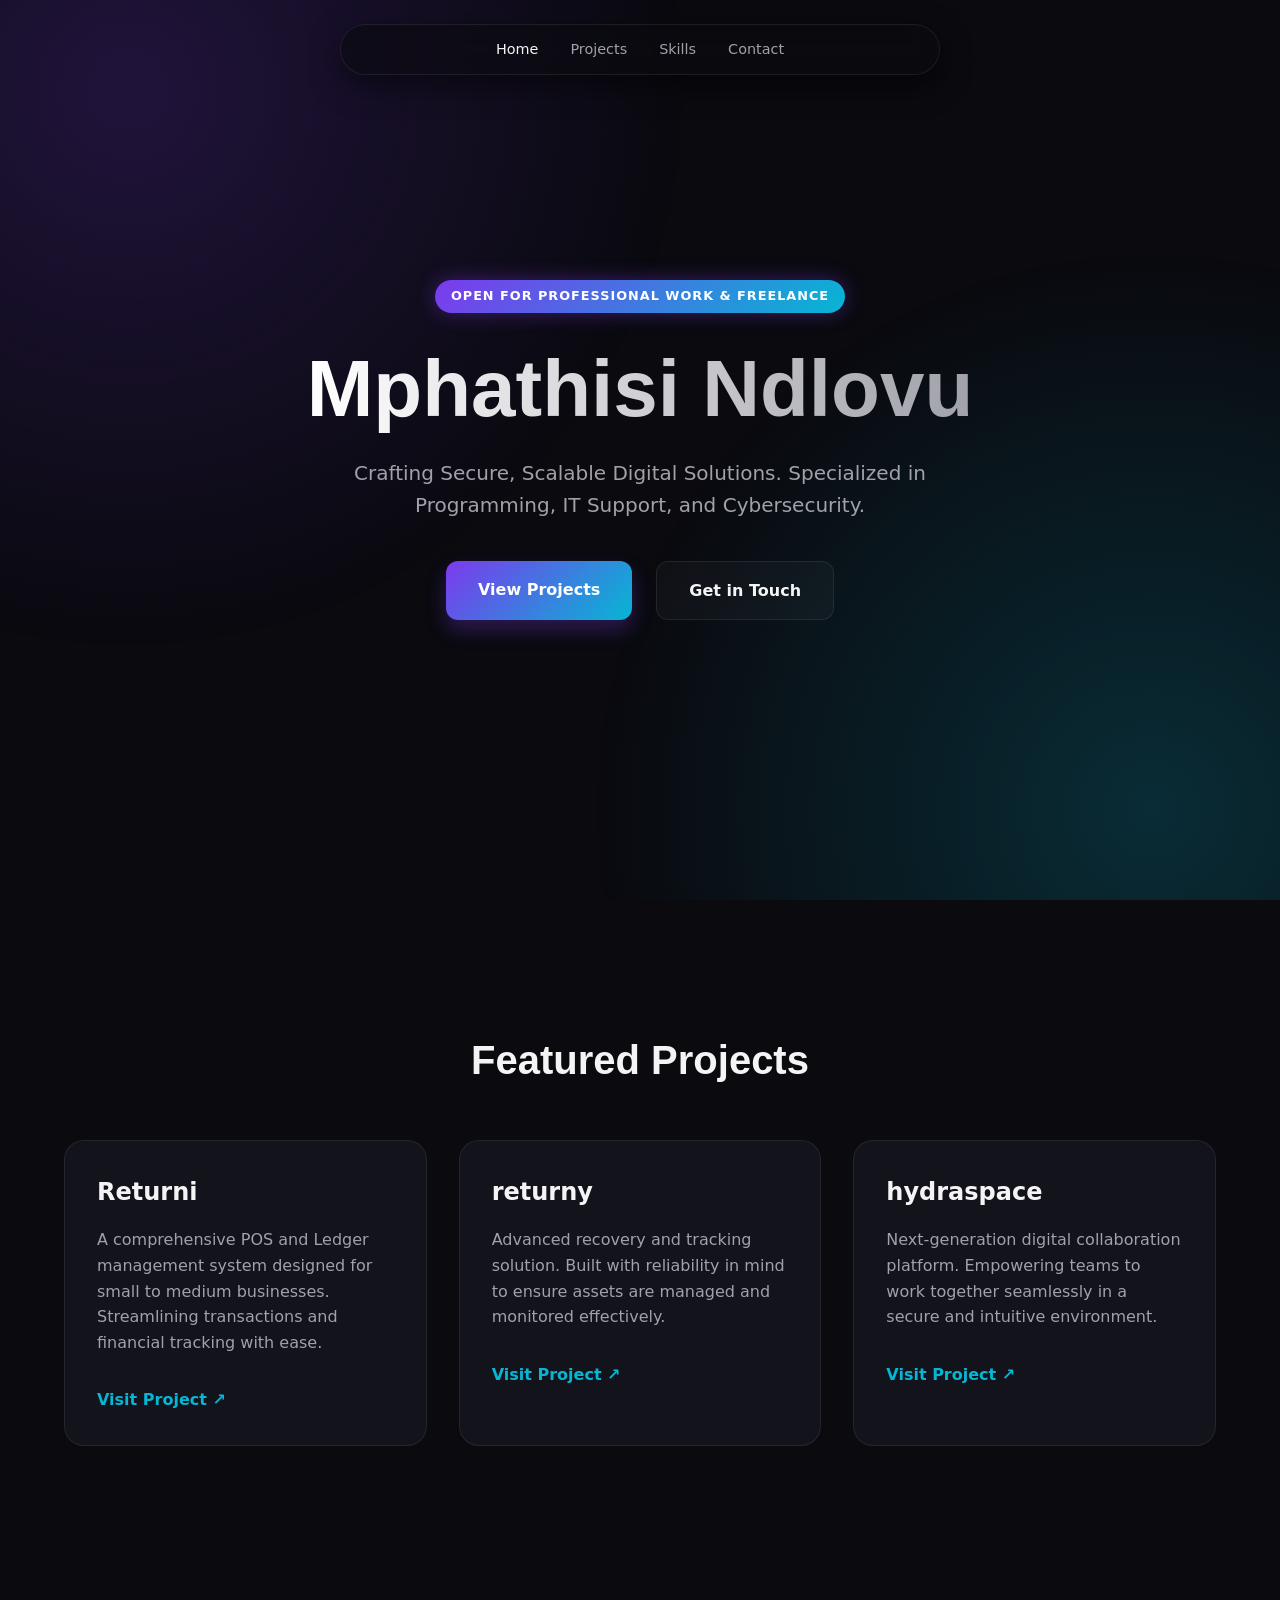
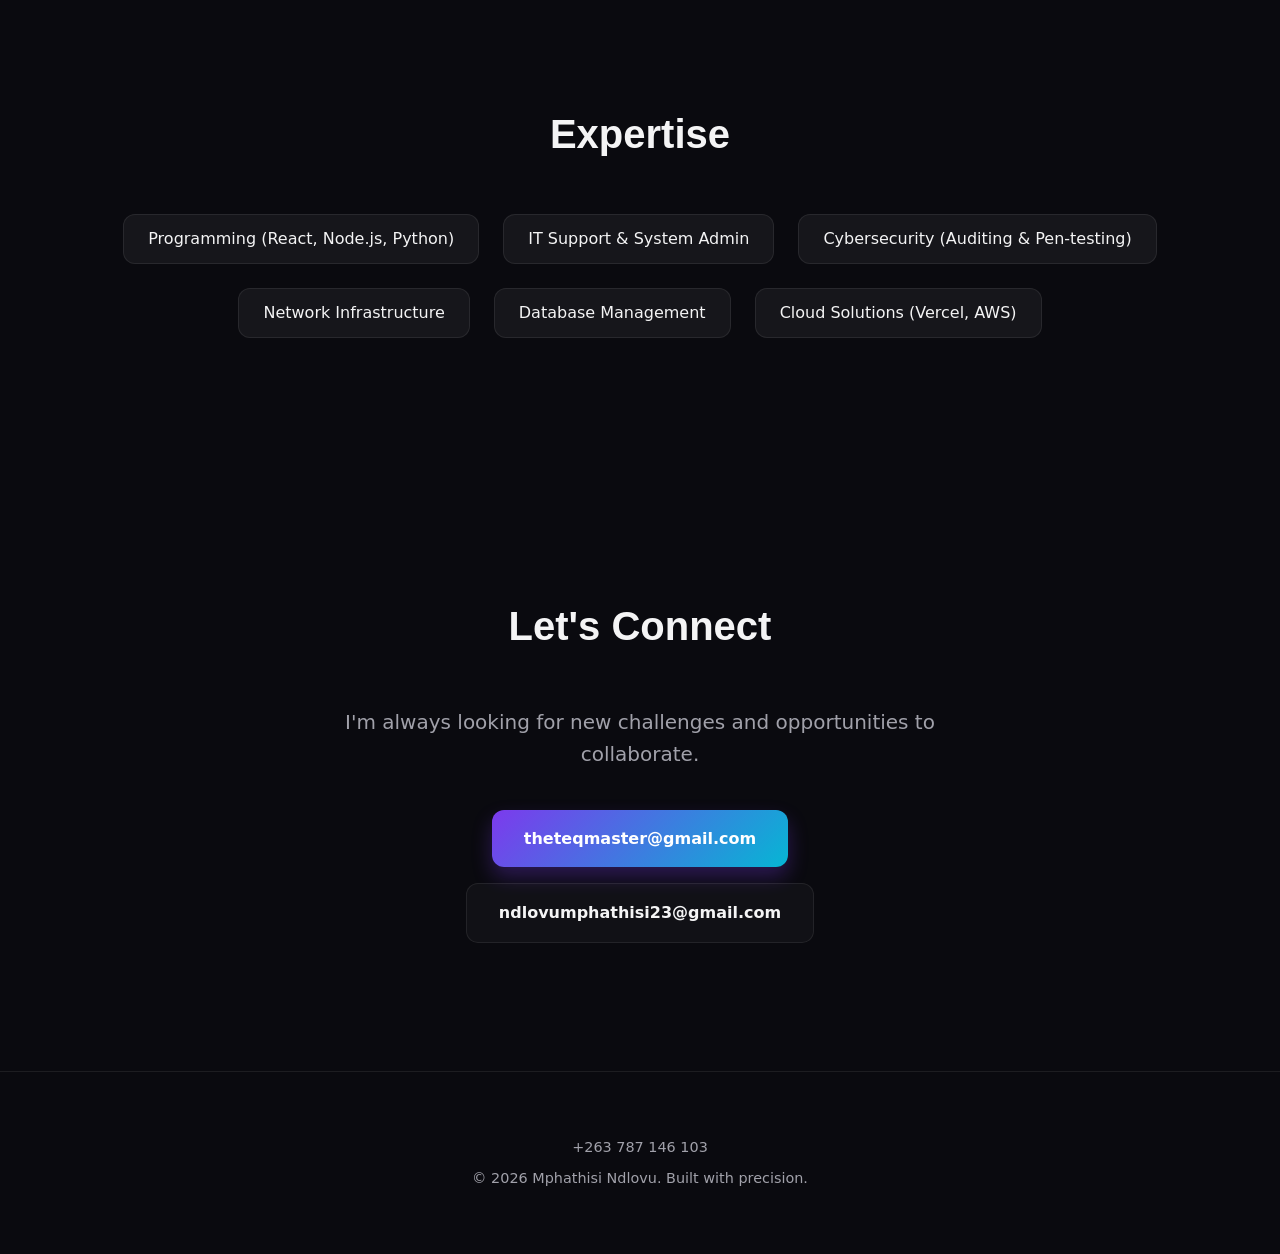
<file: archive/index.html>
<!DOCTYPE html>
<html lang="en">
<head>
    <meta charset="UTF-8">
    <meta name="viewport" content="width=device-width, initial-scale=1.0">
    <title>Mphathisi Ndlovu | Portfolio</title>
    <link rel="stylesheet" href="styles.css">
</head>
<body>
    <div class="bg-glow"></div>

    <nav class="nav">
        <a href="#hero" class="active">Home</a>
        <a href="#projects">Projects</a>
        <a href="#skills">Skills</a>
        <a href="#contact">Contact</a>
    </nav>

    <main class="container">
        <!-- Hero Section -->
        <section id="hero" class="hero reveal">
            <span class="badge">Open for Professional Work & Freelance</span>
            <h1 class="hero-title">Mphathisi Ndlovu</h1>
            <p class="hero-subtitle">Crafting Secure, Scalable Digital Solutions. Specialized in Programming, IT Support, and Cybersecurity.</p>
            <div class="cta-group">
                <a href="#projects" class="btn btn-primary">View Projects</a>
                <a href="#contact" class="btn btn-secondary">Get in Touch</a>
            </div>
        </section>

        <!-- Projects Section -->
        <section id="projects" class="section">
            <h2 class="section-title">Featured Projects</h2>
            <div class="grid">
                <div class="card reveal">
                    <h3>Returni</h3>
                    <p>A comprehensive POS and Ledger management system designed for small to medium businesses. Streamlining transactions and financial tracking with ease.</p>
                    <a href="https://returni-backpay-app.vercel.app/" target="_blank" class="card-link">Visit Project ↗</a>
                </div>
                <div class="card reveal" style="animation-delay: 0.1s;">
                    <h3>returny</h3>
                    <p>Advanced recovery and tracking solution. Built with reliability in mind to ensure assets are managed and monitored effectively.</p>
                    <a href="https://returny.vercel.app" target="_blank" class="card-link">Visit Project ↗</a>
                </div>
                <div class="card reveal" style="animation-delay: 0.2s;">
                    <h3>hydraspace</h3>
                    <p>Next-generation digital collaboration platform. Empowering teams to work together seamlessly in a secure and intuitive environment.</p>
                    <a href="https://hydra-space-7o8u.vercel.app/" target="_blank" class="card-link">Visit Project ↗</a>
                </div>
            </div>
        </section>

        <!-- Skills Section -->
        <section id="skills" class="section">
            <h2 class="section-title">Expertise</h2>
            <div class="skills-grid">
                <div class="skill-tag">Programming (React, Node.js, Python)</div>
                <div class="skill-tag">IT Support & System Admin</div>
                <div class="skill-tag">Cybersecurity (Auditing & Pen-testing)</div>
                <div class="skill-tag">Network Infrastructure</div>
                <div class="skill-tag">Database Management</div>
                <div class="skill-tag">Cloud Solutions (Vercel, AWS)</div>
            </div>
        </section>

        <!-- Contact Section -->
        <section id="contact" class="section" style="text-align: center;">
            <h2 class="section-title">Let's Connect</h2>
            <p class="hero-subtitle" style="margin: 0 auto 2.5rem;">I'm always looking for new challenges and opportunities to collaborate.</p>
            <div style="display: flex; flex-direction: column; gap: 1rem; align-items: center;">
                <a href="mailto:theteqmaster@gmail.com" class="btn btn-primary">theteqmaster@gmail.com</a>
                <a href="mailto:ndlovumphathisi23@gmail.com" class="btn btn-secondary">ndlovumphathisi23@gmail.com</a>
            </div>
        </section>
    </main>

    <footer style="padding: 4rem 0; text-align: center; color: var(--text-muted); font-size: 0.9rem; border-top: 1px solid var(--glass-border);">
        <p style="margin-bottom: 0.5rem;">+263 787 146 103</p>
        <p>&copy; 2026 Mphathisi Ndlovu. Built with precision.</p>
    </footer>

    <script>
        // Simple reveal animation on scroll
        const observerOptions = {
            threshold: 0.1
        };

        const observer = new IntersectionObserver((entries) => {
            entries.forEach(entry => {
                if (entry.isIntersecting) {
                    entry.target.classList.add('reveal');
                }
            });
        }, observerOptions);

        document.querySelectorAll('.reveal').forEach(el => observer.observe(el));

        // Smooth nav highlight
        window.addEventListener('scroll', () => {
            let current = '';
            document.querySelectorAll('section').forEach(section => {
                const sectionTop = section.offsetTop;
                if (pageYOffset >= sectionTop - 100) {
                    current = section.getAttribute('id');
                }
            });

            document.querySelectorAll('.nav a').forEach(a => {
                a.classList.remove('active');
                if (a.getAttribute('href').includes(current)) {
                    a.classList.add('active');
                }
            });
        });
    </script>
</body>
</html>
</file>
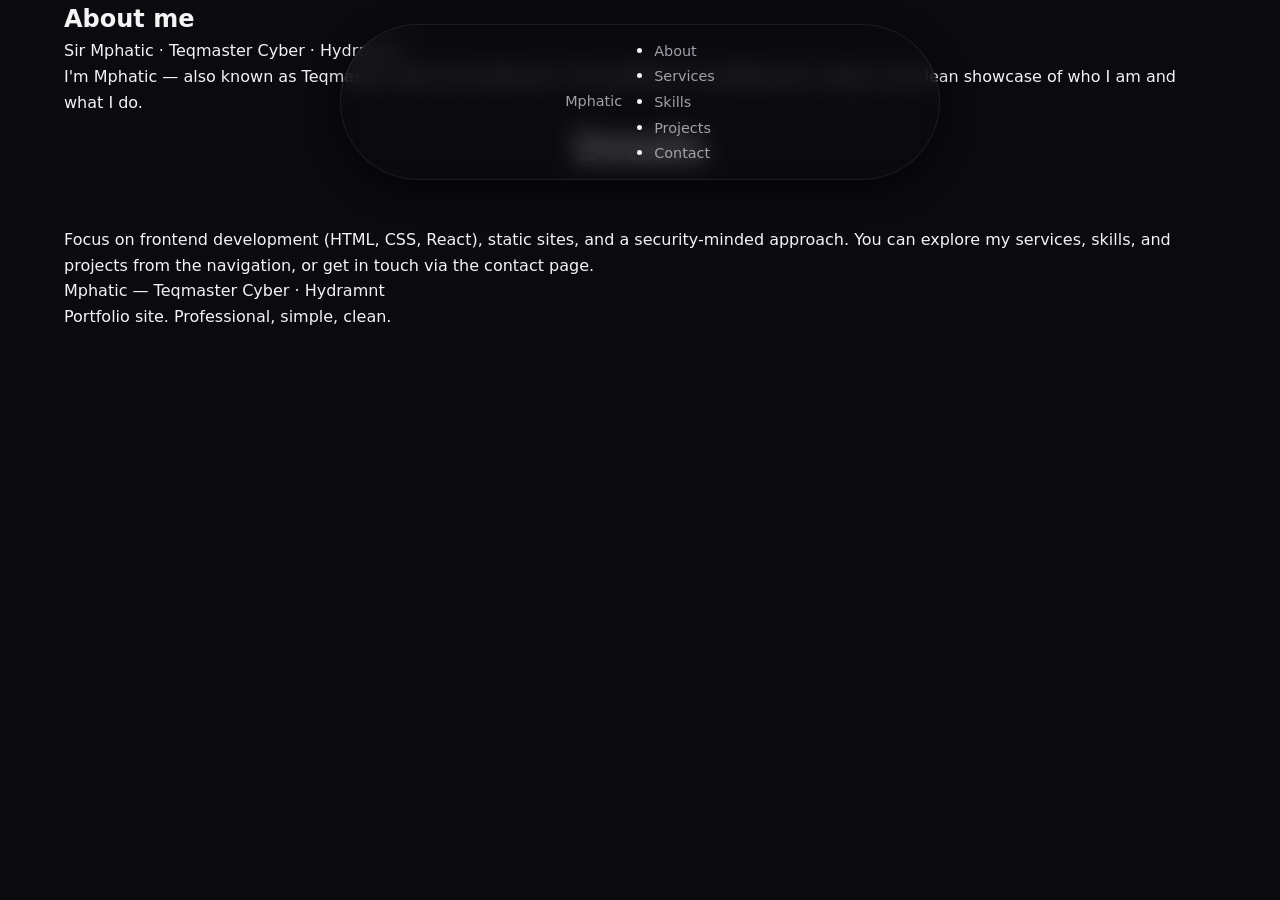
<file: archive/about.html>
<!DOCTYPE html>
<html lang="en">
<head>
  <meta charset="UTF-8" />
  <meta name="viewport" content="width=device-width, initial-scale=1.0" />
  <meta name="description" content="About Sir Mphatic — Teqmaster Cyber / Hydramnt" />
  <title>About — Mphatic Teqmaster Cyber</title>
  <link rel="stylesheet" href="styles.css" />
</head>
<body>
  <header class="site-header sticky">
    <nav class="container nav">
      <a href="index.html" class="nav-brand">Mphatic</a>
      <ul class="nav-links">
        <li><a href="about.html">About</a></li>
        <li><a href="services.html">Services</a></li>
        <li><a href="skills.html">Skills</a></li>
        <li><a href="projects.html">Projects</a></li>
        <li><a href="contact.html">Contact</a></li>
      </ul>
    </nav>
  </header>

  <main>
    <section class="page-header">
      <div class="container">
        <!-- EDIT: intro headline -->
        <h1>About me</h1>
        <p>Sir Mphatic · Teqmaster Cyber · Hydramnt</p>
      </div>
    </section>
    <section class="page-content">
      <div class="container">
        <!-- EDIT: short intro paragraph -->
        <p class="section-lead">I'm Mphatic — also known as Teqmaster Cyber and Hydramnt. This portfolio is a professional, simple, and clean showcase of who I am and what I do.</p>

        <h2 class="section-title">Details</h2>
        <!-- EDIT: add more paragraphs, list items, or blocks below -->
        <p>Focus on frontend development (HTML, CSS, React), static sites, and a security-minded approach. You can explore my services, skills, and projects from the navigation, or get in touch via the contact page.</p>
      </div>
    </section>
  </main>

  <footer class="site-footer">
    <div class="container footer-inner">
      <p class="footer-brand">Mphatic — Teqmaster Cyber · Hydramnt</p>
      <p class="footer-copy">Portfolio site. Professional, simple, clean.</p>
    </div>
  </footer>
</body>
</html>
</file>
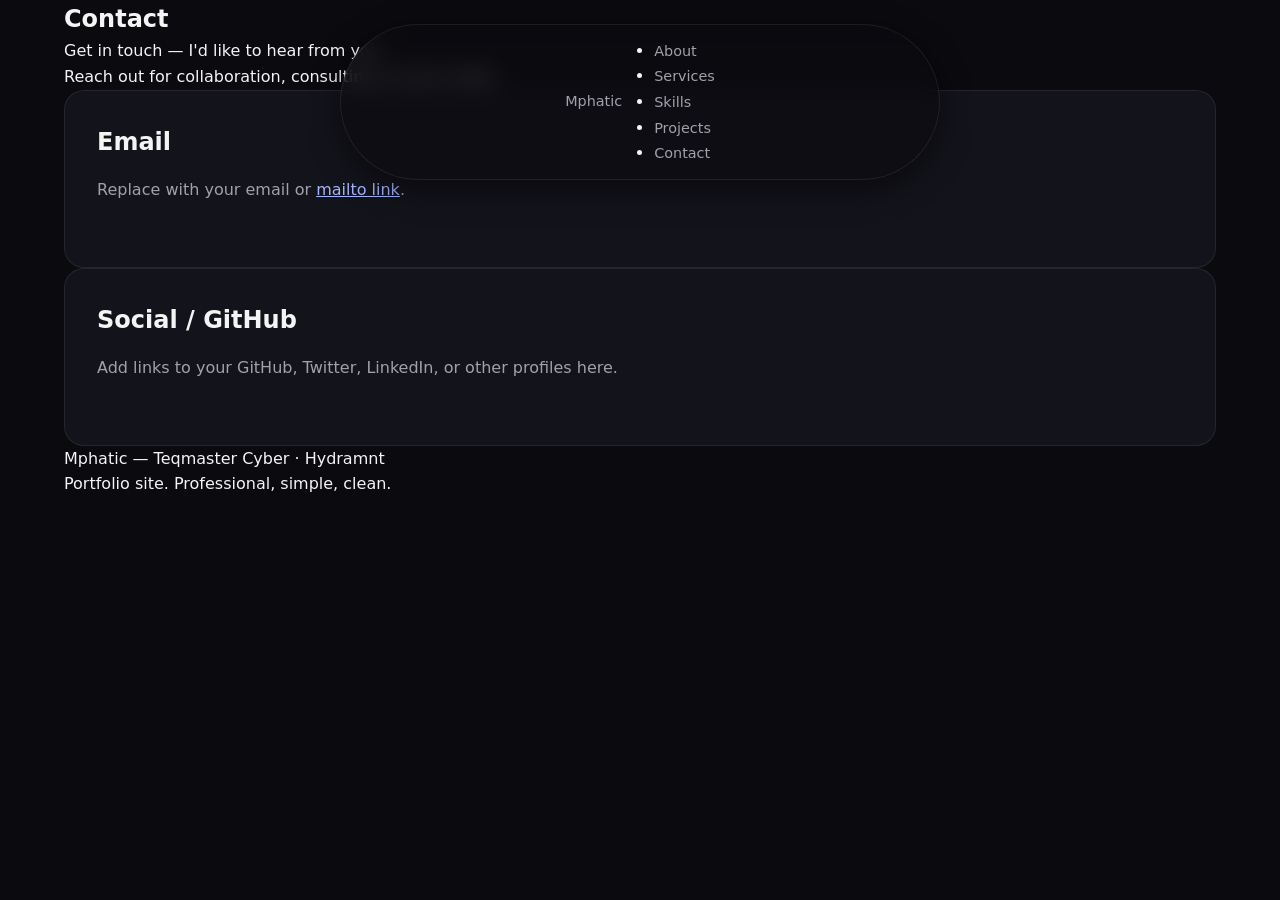
<file: archive/contact.html>
<!DOCTYPE html>
<html lang="en">
<head>
  <meta charset="UTF-8" />
  <meta name="viewport" content="width=device-width, initial-scale=1.0" />
  <meta name="description" content="Contact Mphatic — Teqmaster Cyber" />
  <title>Contact — Mphatic Teqmaster Cyber</title>
  <link rel="stylesheet" href="styles.css" />
</head>
<body>
  <header class="site-header sticky">
    <nav class="container nav">
      <a href="index.html" class="nav-brand">Mphatic</a>
      <ul class="nav-links">
        <li><a href="about.html">About</a></li>
        <li><a href="services.html">Services</a></li>
        <li><a href="skills.html">Skills</a></li>
        <li><a href="projects.html">Projects</a></li>
        <li><a href="contact.html">Contact</a></li>
      </ul>
    </nav>
  </header>

  <main>
    <section class="page-header">
      <div class="container">
        <h1>Contact</h1>
        <p>Get in touch — I'd like to hear from you.</p>
      </div>
    </section>
    <section class="page-content">
      <div class="container">
        <!-- EDIT: add your contact details below (email, social links, etc.) -->
        <p class="section-lead">Reach out for collaboration, consulting, or just a hello.</p>
        <div class="card-grid">
          <div class="card">
            <h3>Email</h3>
            <p>Replace with your email or <a href="mailto:you@example.com" style="color: #a5b4fc;">mailto link</a>.</p>
          </div>
          <div class="card">
            <h3>Social / GitHub</h3>
            <p>Add links to your GitHub, Twitter, LinkedIn, or other profiles here.</p>
          </div>
        </div>
      </div>
    </section>
  </main>

  <footer class="site-footer">
    <div class="container footer-inner">
      <p class="footer-brand">Mphatic — Teqmaster Cyber · Hydramnt</p>
      <p class="footer-copy">Portfolio site. Professional, simple, clean.</p>
    </div>
  </footer>
</body>
</html>
</file>
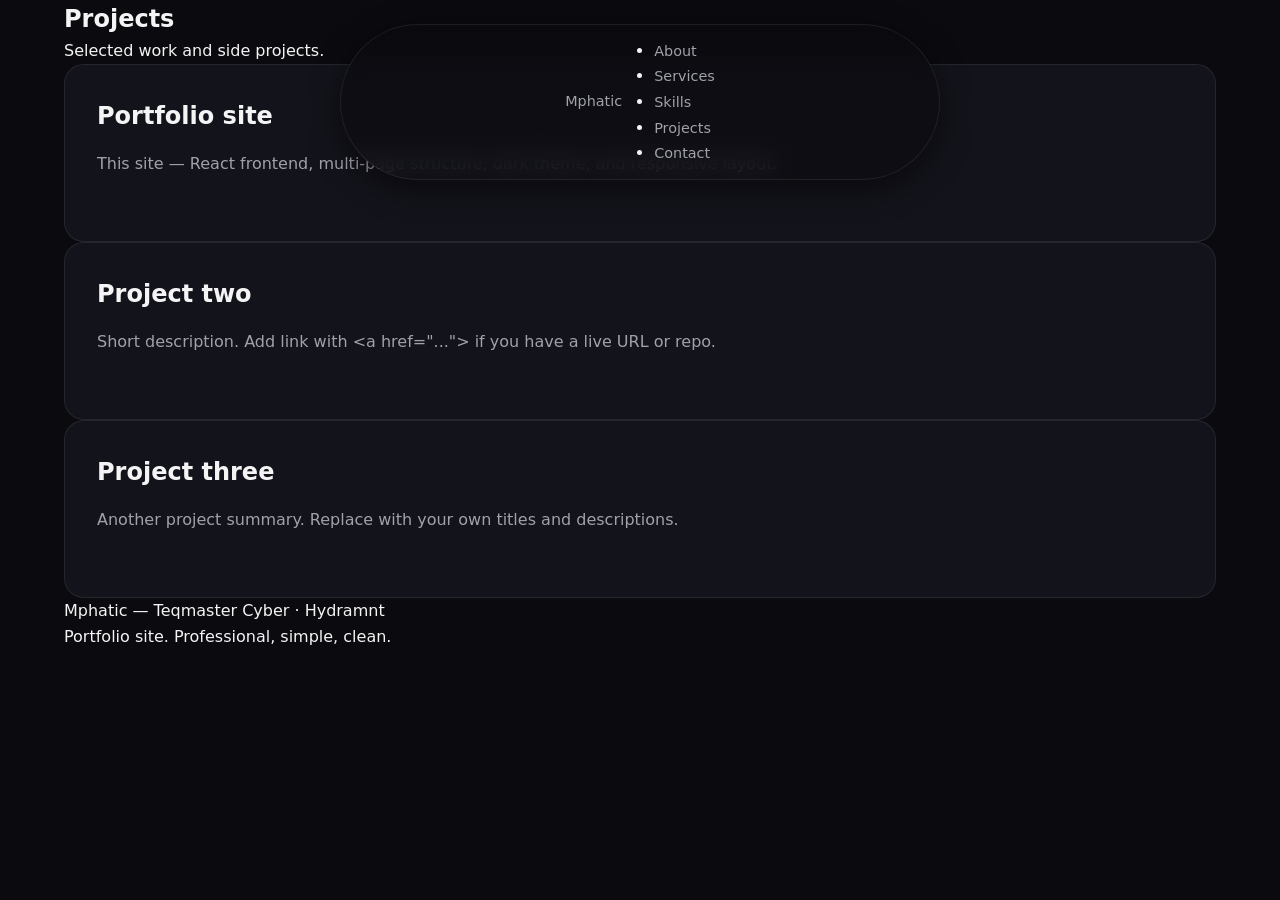
<file: archive/projects.html>
<!DOCTYPE html>
<html lang="en">
<head>
  <meta charset="UTF-8" />
  <meta name="viewport" content="width=device-width, initial-scale=1.0" />
  <meta name="description" content="Projects by Mphatic — Teqmaster Cyber" />
  <title>Projects — Mphatic Teqmaster Cyber</title>
  <link rel="stylesheet" href="styles.css" />
</head>
<body>
  <header class="site-header sticky">
    <nav class="container nav">
      <a href="index.html" class="nav-brand">Mphatic</a>
      <ul class="nav-links">
        <li><a href="about.html">About</a></li>
        <li><a href="services.html">Services</a></li>
        <li><a href="skills.html">Skills</a></li>
        <li><a href="projects.html">Projects</a></li>
        <li><a href="contact.html">Contact</a></li>
      </ul>
    </nav>
  </header>

  <main>
    <section class="page-header">
      <div class="container">
        <h1>Projects</h1>
        <p>Selected work and side projects.</p>
      </div>
    </section>
    <section class="page-content">
      <div class="container">
        <div class="card-grid">
          <!-- EDIT: duplicate this card to add a new project; set href and text as needed -->
          <div class="card">
            <h3>Portfolio site</h3>
            <p>This site — React frontend, multi-page structure, dark theme, and responsive layout.</p>
          </div>
          <div class="card">
            <h3>Project two</h3>
            <p>Short description. Add link with &lt;a href="..."&gt; if you have a live URL or repo.</p>
          </div>
          <div class="card">
            <h3>Project three</h3>
            <p>Another project summary. Replace with your own titles and descriptions.</p>
          </div>
        </div>
      </div>
    </section>
  </main>

  <footer class="site-footer">
    <div class="container footer-inner">
      <p class="footer-brand">Mphatic — Teqmaster Cyber · Hydramnt</p>
      <p class="footer-copy">Portfolio site. Professional, simple, clean.</p>
    </div>
  </footer>
</body>
</html>
</file>
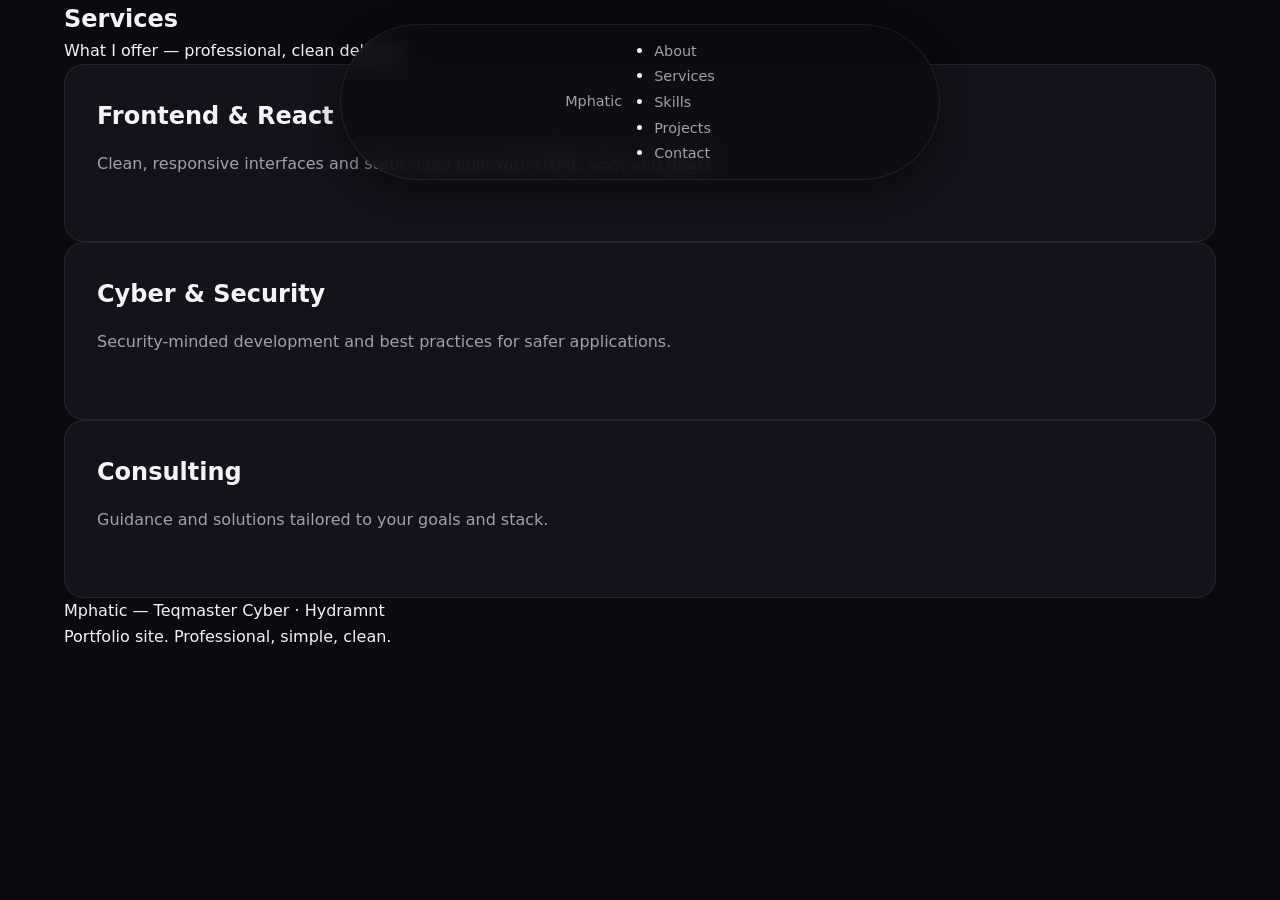
<file: archive/services.html>
<!DOCTYPE html>
<html lang="en">
<head>
  <meta charset="UTF-8" />
  <meta name="viewport" content="width=device-width, initial-scale=1.0" />
  <meta name="description" content="Services offered by Mphatic — Teqmaster Cyber" />
  <title>Services — Mphatic Teqmaster Cyber</title>
  <link rel="stylesheet" href="styles.css" />
</head>
<body>
  <header class="site-header sticky">
    <nav class="container nav">
      <a href="index.html" class="nav-brand">Mphatic</a>
      <ul class="nav-links">
        <li><a href="about.html">About</a></li>
        <li><a href="services.html">Services</a></li>
        <li><a href="skills.html">Skills</a></li>
        <li><a href="projects.html">Projects</a></li>
        <li><a href="contact.html">Contact</a></li>
      </ul>
    </nav>
  </header>

  <main>
    <section class="page-header">
      <div class="container">
        <h1>Services</h1>
        <p>What I offer — professional, clean delivery.</p>
      </div>
    </section>
    <section class="page-content">
      <div class="container">
        <div class="card-grid">
          <!-- EDIT: duplicate this card block to add a new service -->
          <div class="card">
            <h3>Frontend &amp; React</h3>
            <p>Clean, responsive interfaces and static sites built with HTML, CSS, and React.</p>
          </div>
          <div class="card">
            <h3>Cyber &amp; Security</h3>
            <p>Security-minded development and best practices for safer applications.</p>
          </div>
          <div class="card">
            <h3>Consulting</h3>
            <p>Guidance and solutions tailored to your goals and stack.</p>
          </div>
        </div>
      </div>
    </section>
  </main>

  <footer class="site-footer">
    <div class="container footer-inner">
      <p class="footer-brand">Mphatic — Teqmaster Cyber · Hydramnt</p>
      <p class="footer-copy">Portfolio site. Professional, simple, clean.</p>
    </div>
  </footer>
</body>
</html>
</file>
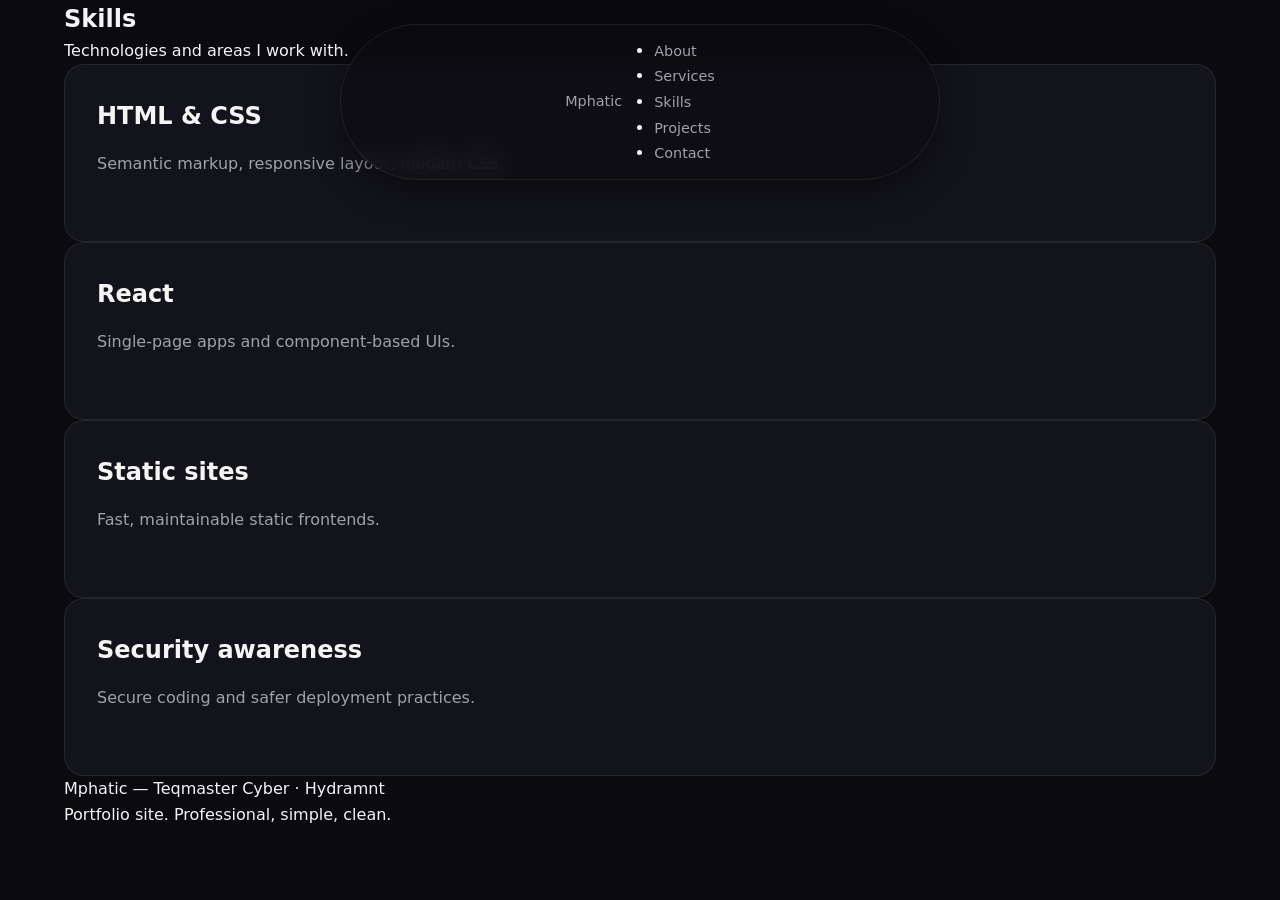
<file: archive/skills.html>
<!DOCTYPE html>
<html lang="en">
<head>
  <meta charset="UTF-8" />
  <meta name="viewport" content="width=device-width, initial-scale=1.0" />
  <meta name="description" content="Skills — Mphatic Teqmaster Cyber" />
  <title>Skills — Mphatic Teqmaster Cyber</title>
  <link rel="stylesheet" href="styles.css" />
</head>
<body>
  <header class="site-header sticky">
    <nav class="container nav">
      <a href="index.html" class="nav-brand">Mphatic</a>
      <ul class="nav-links">
        <li><a href="about.html">About</a></li>
        <li><a href="services.html">Services</a></li>
        <li><a href="skills.html">Skills</a></li>
        <li><a href="projects.html">Projects</a></li>
        <li><a href="contact.html">Contact</a></li>
      </ul>
    </nav>
  </header>

  <main>
    <section class="page-header">
      <div class="container">
        <h1>Skills</h1>
        <p>Technologies and areas I work with.</p>
      </div>
    </section>
    <section class="page-content">
      <div class="container">
        <ul class="card-grid" style="list-style: none; padding: 0;">
          <!-- EDIT: copy one <li class="card"> block to add a new skill item -->
          <li class="card">
            <h3>HTML &amp; CSS</h3>
            <p>Semantic markup, responsive layout, modern CSS.</p>
          </li>
          <li class="card">
            <h3>React</h3>
            <p>Single-page apps and component-based UIs.</p>
          </li>
          <li class="card">
            <h3>Static sites</h3>
            <p>Fast, maintainable static frontends.</p>
          </li>
          <li class="card">
            <h3>Security awareness</h3>
            <p>Secure coding and safer deployment practices.</p>
          </li>
        </ul>
      </div>
    </section>
  </main>

  <footer class="site-footer">
    <div class="container footer-inner">
      <p class="footer-brand">Mphatic — Teqmaster Cyber · Hydramnt</p>
      <p class="footer-copy">Portfolio site. Professional, simple, clean.</p>
    </div>
  </footer>
</body>
</html>
</file>
<file: archive/styles.css>
:root {
  --bg-dark: #0a0a0f;
  --bg-card: rgba(23, 23, 33, 0.7);
  --primary: #7c3aed;
  --primary-glow: rgba(124, 58, 237, 0.4);
  --secondary: #06b6d4;
  --secondary-glow: rgba(6, 182, 212, 0.4);
  --text-main: #f4f4f5;
  --text-muted: #a1a1aa;
  --glass-border: rgba(255, 255, 255, 0.08);
  --accent-gradient: linear-gradient(135deg, var(--primary), var(--secondary));
  --font-sans: 'Inter', system-ui, -apple-system, sans-serif;
}

@import url('https://fonts.googleapis.com/css2?family=Inter:wght@400;600;800&family=Sora:wght@400;700&display=swap');

*, *::before, *::after {
  box-sizing: border-box;
  margin: 0;
  padding: 0;
}

html {
  scroll-behavior: smooth;
  font-size: 16px;
}

body {
  background-color: var(--bg-dark);
  color: var(--text-main);
  font-family: var(--font-sans);
  line-height: 1.6;
  overflow-x: hidden;
}

/* Background Elements */
.bg-glow {
  position: fixed;
  top: 0;
  left: 0;
  right: 0;
  bottom: 0;
  z-index: -1;
  pointer-events: none;
  background: radial-gradient(circle at 10% 10%, var(--primary-glow) 0%, transparent 40%),
              radial-gradient(circle at 90% 90%, var(--secondary-glow) 0%, transparent 40%);
  opacity: 0.5;
}

.container {
  max-width: 1200px;
  margin: 0 auto;
  padding: 0 1.5rem;
}

/* Navigation */
.nav {
  position: fixed;
  top: 1.5rem;
  left: 50%;
  transform: translateX(-50%);
  width: 90%;
  max-width: 600px;
  background: rgba(10, 10, 15, 0.6);
  backdrop-filter: blur(12px);
  border: 1px solid var(--glass-border);
  border-radius: 999px;
  padding: 0.8rem 1.5rem;
  display: flex;
  justify-content: center;
  align-items: center;
  gap: 2rem;
  z-index: 1000;
  box-shadow: 0 10px 30px rgba(0, 0, 0, 0.5);
}

.nav a {
  color: var(--text-muted);
  text-decoration: none;
  font-weight: 500;
  font-size: 0.9rem;
  transition: color 0.3s ease;
}

.nav a:hover, .nav a.active {
  color: var(--text-main);
}

/* Hero Section */
.hero {
  min-height: 100vh;
  display: flex;
  flex-direction: column;
  justify-content: center;
  align-items: center;
  text-align: center;
  padding: 2rem;
}

.badge {
  background: var(--accent-gradient);
  color: white;
  padding: 0.4rem 1rem;
  border-radius: 20px;
  font-size: 0.8rem;
  font-weight: 700;
  margin-bottom: 2rem;
  text-transform: uppercase;
  letter-spacing: 1px;
  box-shadow: 0 0 20px var(--primary-glow);
}

.hero-title {
  font-family: 'Sora', sans-serif;
  font-size: clamp(2.5rem, 8vw, 5rem);
  font-weight: 800;
  line-height: 1.1;
  margin-bottom: 1.5rem;
  background: linear-gradient(to right, #fff, #a1a1aa);
  -webkit-background-clip: text;
  background-clip: text;
  -webkit-text-fill-color: transparent;
}

.hero-subtitle {
  font-size: clamp(1rem, 3vw, 1.25rem);
  color: var(--text-muted);
  max-width: 600px;
  margin-bottom: 2.5rem;
}

.cta-group {
  display: flex;
  gap: 1.5rem;
}

.btn {
  padding: 1rem 2rem;
  border-radius: 12px;
  font-weight: 600;
  text-decoration: none;
  transition: all 0.3s ease;
}

.btn-primary {
  background: var(--accent-gradient);
  color: white;
  box-shadow: 0 10px 20px rgba(124, 58, 237, 0.3);
}

.btn-primary:hover {
  transform: translateY(-2px);
  box-shadow: 0 15px 30px rgba(124, 58, 237, 0.4);
}

.btn-secondary {
  border: 1px solid var(--glass-border);
  color: var(--text-main);
  background: rgba(255, 255, 255, 0.03);
}

.btn-secondary:hover {
  background: rgba(255, 255, 255, 0.07);
}

/* Sections */
.section {
  padding: 8rem 0;
}

.section-title {
  font-family: 'Sora', sans-serif;
  font-size: 2.5rem;
  font-weight: 700;
  margin-bottom: 3rem;
  text-align: center;
}

/* Project Cards */
.grid {
  display: grid;
  grid-template-columns: repeat(auto-fit, minmax(300px, 1fr));
  gap: 2rem;
}

.card {
  background: var(--bg-card);
  border: 1px solid var(--glass-border);
  border-radius: 20px;
  padding: 2rem;
  transition: transform 0.3s ease, border-color 0.3s ease;
  position: relative;
  overflow: hidden;
}

.card:hover {
  transform: translateY(-10px);
  border-color: var(--primary);
}

.card h3 {
  font-size: 1.5rem;
  margin-bottom: 1rem;
}

.card p {
  color: var(--text-muted);
  margin-bottom: 2rem;
}

.card-link {
  color: var(--secondary);
  text-decoration: none;
  font-weight: 600;
  display: flex;
  align-items: center;
  gap: 0.5rem;
}

/* Skills */
.skills-grid {
  display: flex;
  flex-wrap: wrap;
  justify-content: center;
  gap: 1.5rem;
}

.skill-tag {
  background: rgba(255, 255, 255, 0.05);
  border: 1px solid var(--glass-border);
  padding: 0.7rem 1.5rem;
  border-radius: 12px;
  font-weight: 500;
  transition: all 0.3s ease;
}

.skill-tag:hover {
  background: var(--primary);
  border-color: var(--primary);
  color: white;
}

/* Animations */
@keyframes fadeIn {
  from { opacity: 0; transform: translateY(20px); }
  to { opacity: 1; transform: translateY(0); }
}

.reveal {
  animation: fadeIn 0.8s ease forwards;
}

@media (max-width: 768px) {
  .nav {
    bottom: 2rem;
    top: auto;
  }
  
  .cta-group {
    flex-direction: column;
    width: 100%;
  }
  
  .btn {
    text-align: center;
  }
}
</file>
